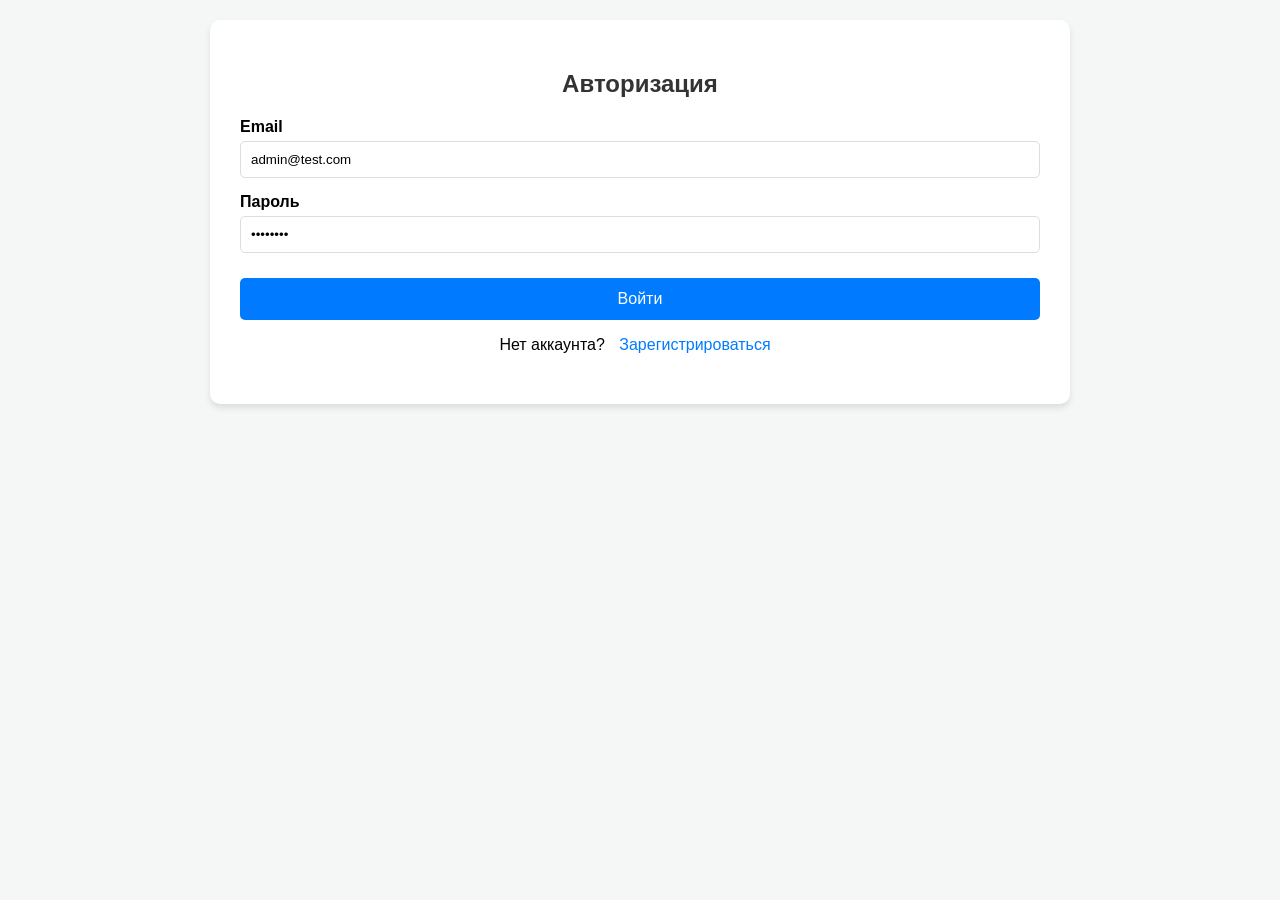
<file: target/classes/static/login.html>
<!DOCTYPE html>
<html lang="ru">
<head>
    <meta charset="UTF-8">
    <title>Вход - Умная парковка</title>
    <link rel="stylesheet" href="css/style.css">
</head>
<body>
<div class="container">
    <h2>Авторизация</h2>
    <form id="loginForm">
        <div class="form-group">
            <label>Email</label>
            <input type="email" id="email" value="admin@test.com" required>
        </div>
        <div class="form-group">
            <label>Пароль</label>
            <input type="password" id="password" value="admin123" required>
        </div>
        <button type="submit">Войти</button>
    </form>
    <div class="nav">
        <p>Нет аккаунта? <a href="register.html">Зарегистрироваться</a></p>
    </div>
</div>
<script src="js/app.js"></script>
</body>
</html>
</file>
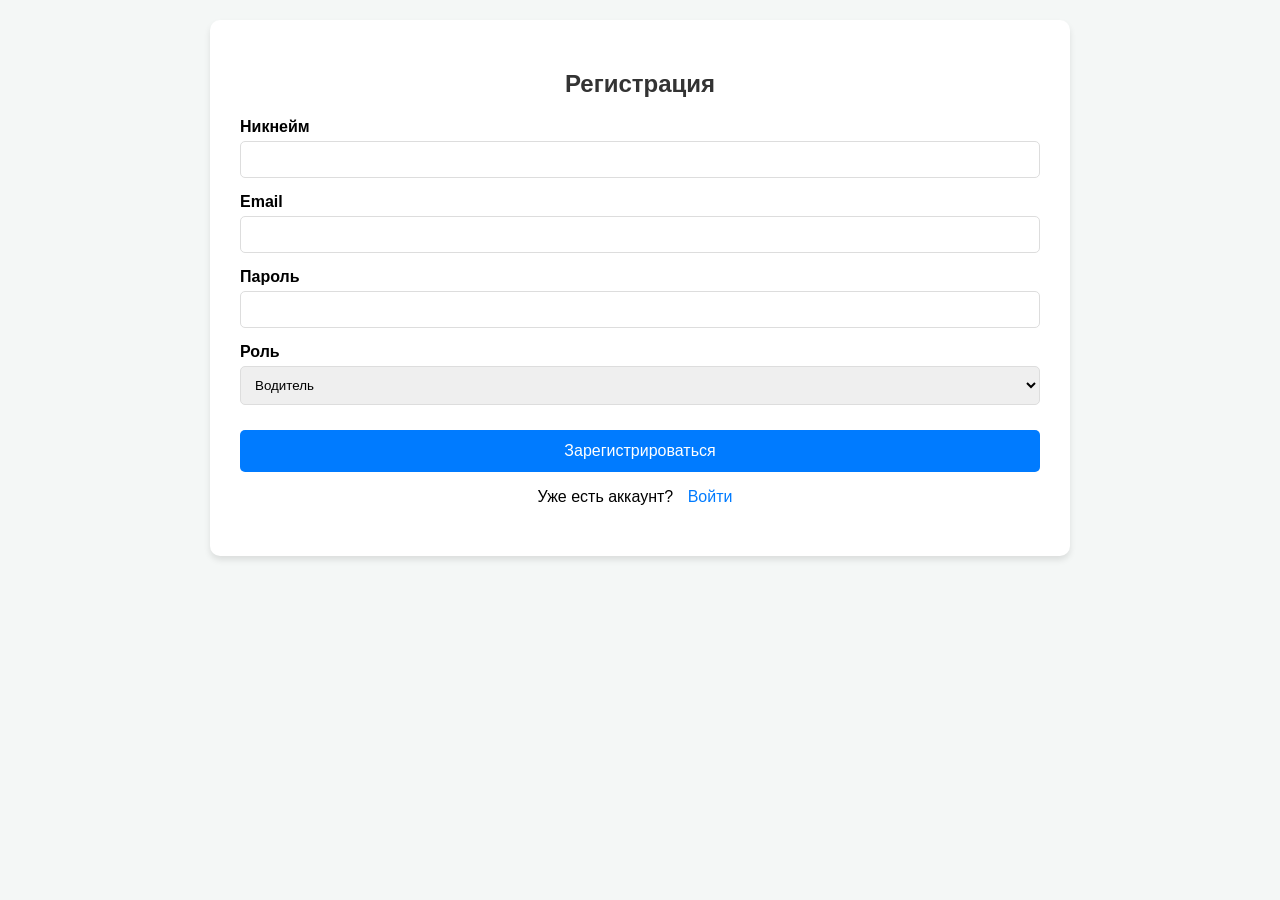
<file: target/classes/static/register.html>
<!DOCTYPE html>
<html lang="ru">
<head>
    <meta charset="UTF-8">
    <title>Регистрация - Умная парковка</title>
    <link rel="stylesheet" href="css/style.css">
</head>
<body>
<div class="container">
    <h2>Регистрация</h2>
    <form id="registerForm">
        <div class="form-group">
            <label>Никнейм</label>
            <input type="text" id="nickname" required>
        </div>
        <div class="form-group">
            <label>Email</label>
            <input type="email" id="email" required>
        </div>
        <div class="form-group">
            <label>Пароль</label>
            <input type="password" id="password" required>
        </div>
        <div class="form-group">
            <label>Роль</label>
            <select id="role">
                <option value="ВОДИТЕЛЬ">Водитель</option>
                <option value="АДМИНИСТРАТОР">Администратор</option>
            </select>
        </div>
        <button type="submit">Зарегистрироваться</button>
    </form>
    <div class="nav">
        <p>Уже есть аккаунт? <a href="login.html">Войти</a></p>
    </div>
</div>
<script src="js/app.js"></script>
</body>
</html>
</file>
<file: target/classes/static/css/style.css>
body { font-family: 'Segoe UI', Tahoma, Geneva, Verdana, sans-serif; background: #f4f7f6; margin: 0; padding: 20px; }
.container { max-width: 800px; margin: 0 auto; background: white; padding: 30px; border-radius: 10px; box-shadow: 0 4px 6px rgba(0,0,0,0.1); }
h2 { text-align: center; color: #333; }
.form-group { margin-bottom: 15px; }
label { display: block; margin-bottom: 5px; font-weight: bold; }
input, select { width: 100%; padding: 10px; border: 1px solid #ddd; border-radius: 5px; box-sizing: border-box; }
button { width: 100%; padding: 12px; background: #007bff; color: white; border: none; border-radius: 5px; cursor: pointer; font-size: 16px; margin-top: 10px; }
button:hover { background: #0056b3; }
.nav { text-align: center; margin-bottom: 20px; }
.nav a { margin: 0 10px; text-decoration: none; color: #007bff; }

/* Сетка парковки 6x6 */
.parking-grid { display: grid; grid-template-columns: repeat(6, 1fr); gap: 10px; margin-top: 20px; position: relative; }
.space { padding: 20px; text-align: center; border-radius: 5px; color: white; font-weight: bold; font-size: 14px; }
.СВОБОДНО { background-color: #28a745; }
.ЗАНЯТО { background-color: #dc3545; }
.ЗАБРОНИРОВАНО { background-color: #ffc107; color: #333; }
.entrance { grid-column: span 6; text-align: center; background: #6c757d; color: white; padding: 10px; font-weight: bold; margin-top: 10px; border-radius: 5px; }

.stats-box { display: flex; justify-content: space-around; margin-bottom: 20px; }
.stat-item { text-align: center; padding: 15px; border-radius: 5px; color: white; width: 30%; }
.stat-item h3 { margin: 0; font-size: 32px; }
.stat-item p { margin: 5px 0 0; }
</file>
